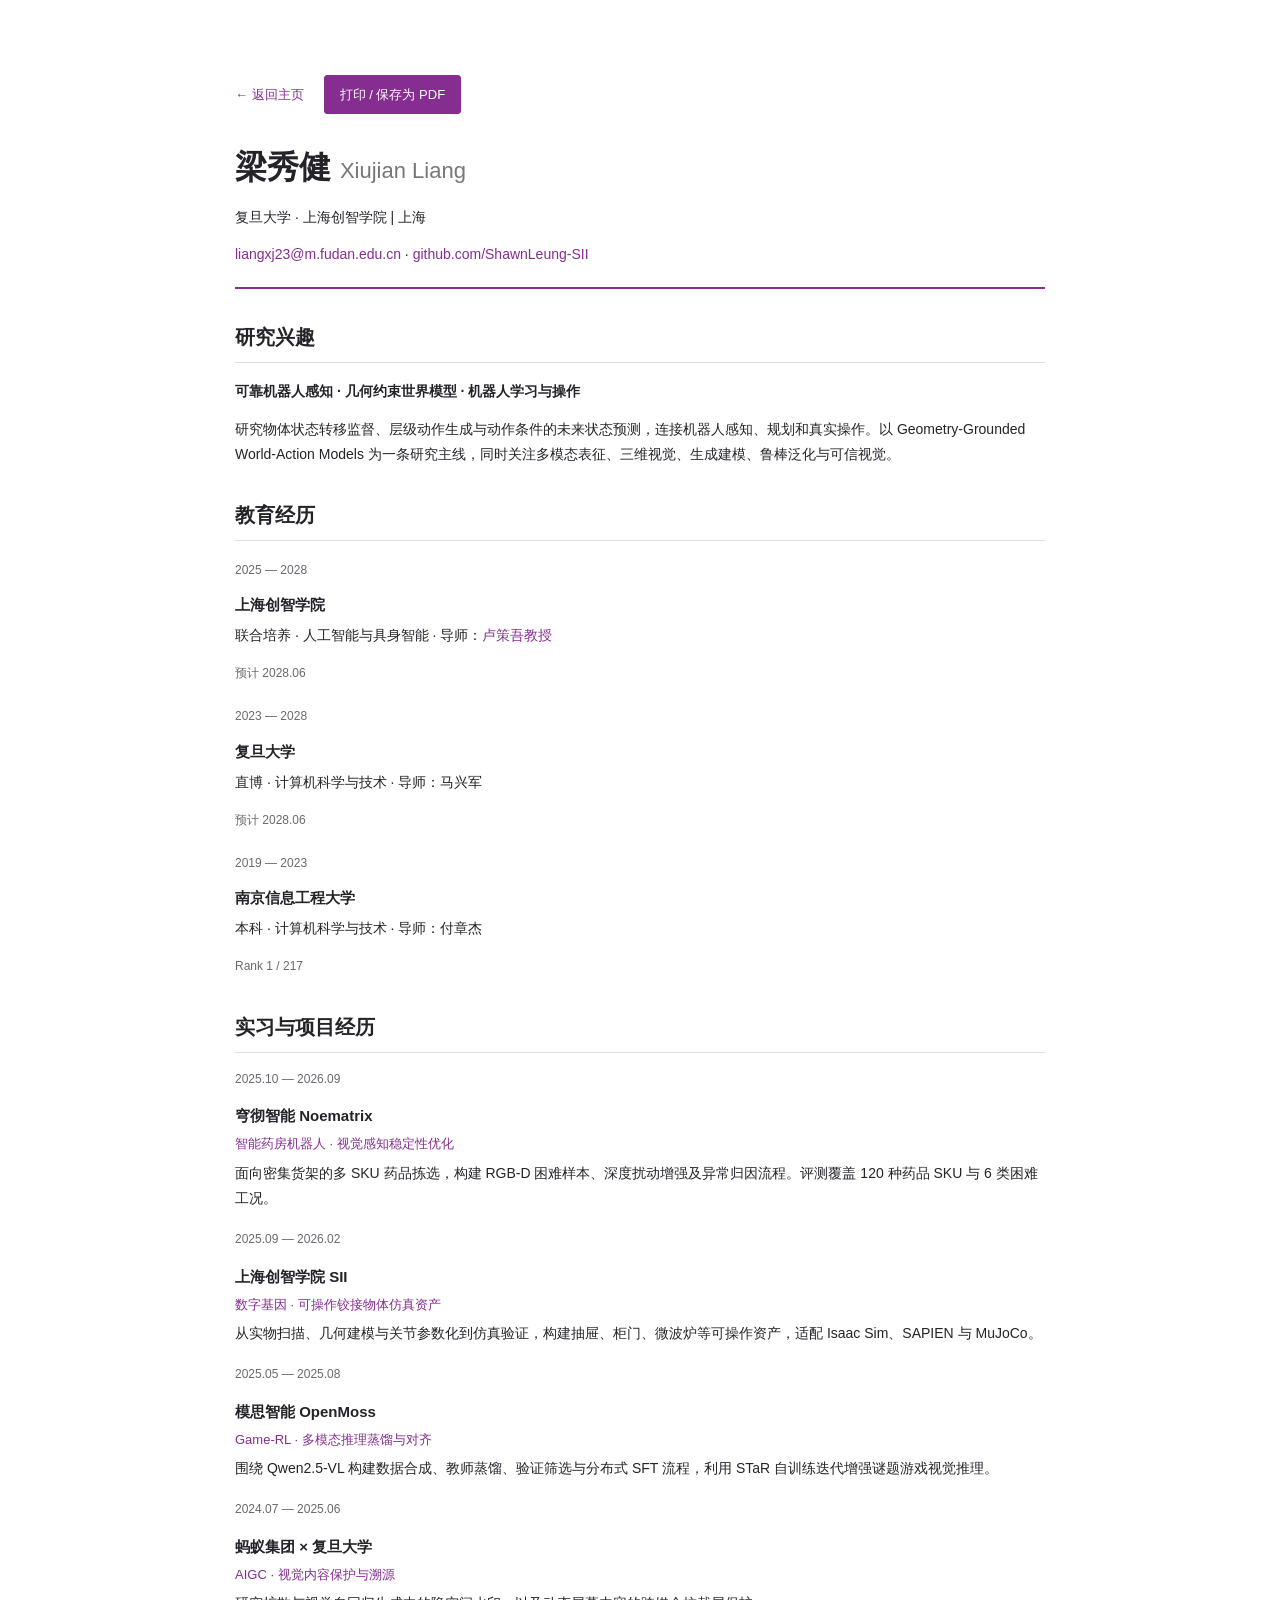
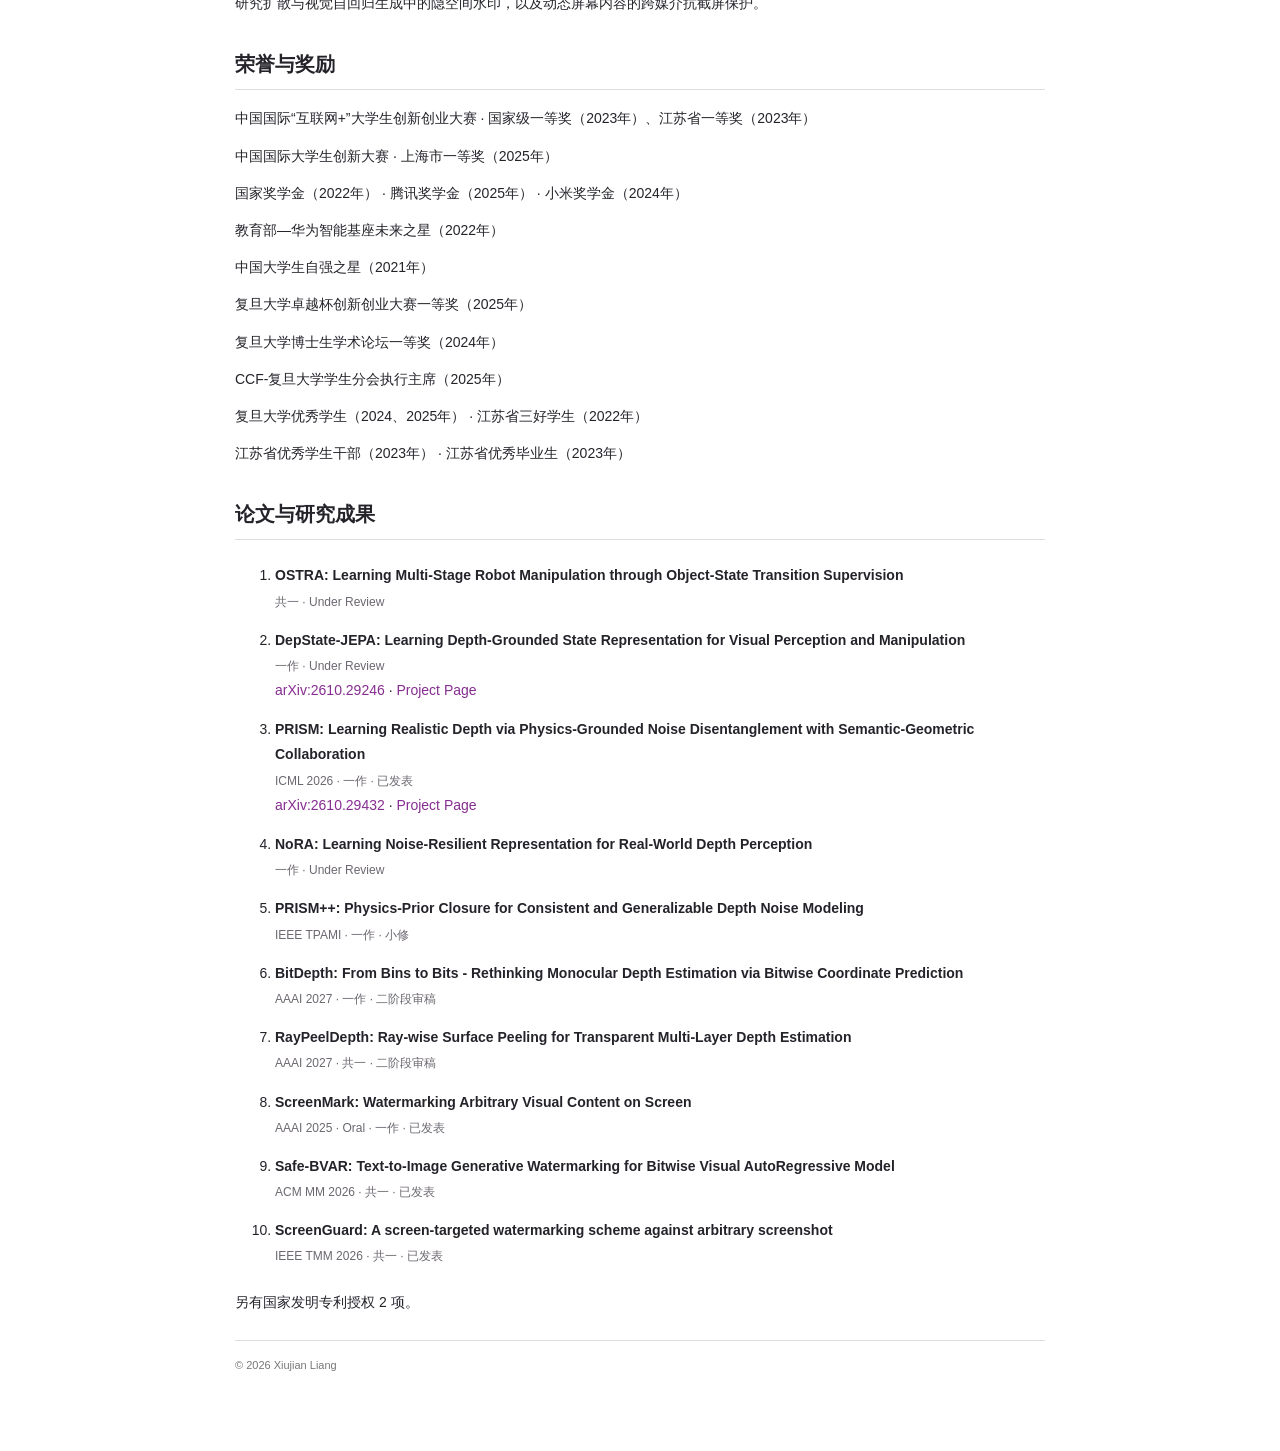
<file: cv.html>
<!doctype html><html lang="zh-CN"><head><meta charset="UTF-8"><meta name="viewport" content="width=device-width, initial-scale=1"><title>梁秀健 · 学术简历</title><style>
*{box-sizing:border-box}body{max-width:900px;padding:45px 45px;margin:30px auto;font:14px/1.8 -apple-system,BlinkMacSystemFont,"PingFang SC",Arial,sans-serif;color:#25232a;background:white}a{color:#862d91;text-decoration:none}header{border-bottom:2px solid #862d91;padding-bottom:20px;margin-bottom:30px}h1{font-size:32px;margin:0 0 8px}h1 span{font-size:22px;font-weight:400;color:#777}h2{font-size:20px;border-bottom:1px solid #ddd;padding-bottom:7px;margin:30px 0 16px}h3{font-size:15px;margin:9px 0 0}h4{font-size:13px;font-weight:500;margin:3px 0;color:#862d91}p{margin:5px 0 12px}.section-index,.honors-list>p>span{display:none}.date,.education-year,.degree,li span{color:#6c6770;font-size:12px}.education-list article,.timeline article{margin-bottom:18px;break-inside:avoid}li{padding:7px 0;break-inside:avoid}.honors-list strong{font-weight:400}.honors-list small{margin-left:12px}.toolbar{display:flex;gap:20px;align-items:center;padding-bottom:25px;font-size:13px}button{font:inherit;border:1px solid #862d91;background:#862d91;color:#fff;border-radius:3px;padding:7px 15px;cursor:pointer}footer{border-top:1px solid #ddd;margin-top:25px;padding-top:15px;color:#777;font-size:11px}@media(max-width:600px){body{margin:0;padding:25px}h1 span{display:block}}@media print{@page{size:A4;margin:17mm}body{max-width:none;margin:0;padding:0;font-size:10pt}.toolbar{display:none}h1{font-size:22pt}h2{font-size:14pt;break-after:avoid}h3{font-size:11pt}h4{font-size:10pt}a{color:inherit}section{break-before:auto}header{margin-bottom:15px}li{padding:4px 0}.education-list article,.timeline article{margin-bottom:12px}}</style></head><body><div class="toolbar"><a href="index.html">← 返回主页</a><button id="print">打印 / 保存为 PDF</button></div><header><h1>梁秀健 <span>Xiujian Liang</span></h1><p>复旦大学 · 上海创智学院 | 上海</p><a href="mailto:liangxj23@m.fudan.edu.cn">liangxj23@m.fudan.edu.cn</a> · <a href="https://github.com/ShawnLeung-SII">github.com/ShawnLeung-SII</a></header><section><h2>研究兴趣</h2><p><strong>可靠机器人感知 · 几何约束世界模型 · 机器人学习与操作</strong></p><p>研究物体状态转移监督、层级动作生成与动作条件的未来状态预测，连接机器人感知、规划和真实操作。以 Geometry-Grounded World-Action Models 为一条研究主线，同时关注多模态表征、三维视觉、生成建模、鲁棒泛化与可信视觉。</p></section><section id="education"><div class="section-heading"><h2 data-zh="教育经历" data-en="education">教育经历</h2><span class="section-index">04 / EDUCATION</span></div><div class="education-list"><article><span class="education-year">2025 — 2028</span><div><h3 data-zh="上海创智学院" data-en="Shanghai Innovation Institute">上海创智学院</h3><p data-zh="联合培养 · 人工智能与具身智能 · 导师：卢策吾" data-en="Joint training · AI & Embodied Intelligence · Advisor: Cewu Lu">联合培养 · 人工智能与具身智能 · 导师：<a href="https://www.sii.edu.cn/2026/0529/c94a1058/page.htm" target="_blank" rel="noopener noreferrer">卢策吾教授</a></p></div><span class="degree" data-zh="预计 2028.06" data-en="Expected Jun 2028">预计 2028.06</span></article><article><span class="education-year">2023 — 2028</span><div><h3 data-zh="复旦大学" data-en="Fudan University">复旦大学</h3><p data-zh="直博 · 计算机科学与技术 · 现由卢策吾教授指导" data-en="Ph.D. · Computer Science and Technology · Current advisor: Cewu Lu">直博 · 计算机科学与技术 · 导师：马兴军</p></div><span class="degree" data-zh="预计 2028.06" data-en="Expected Jun 2028">预计 2028.06</span></article><article><span class="education-year">2019 — 2023</span><div><h3 data-zh="南京信息工程大学" data-en="Nanjing University of Information Science and Technology">南京信息工程大学</h3><p data-zh="本科 · 计算机科学与技术 · 导师：付章杰" data-en="B.Sc. · Computer Science and Technology · Advisor: Zhangjie Fu">本科 · 计算机科学与技术 · 导师：付章杰</p></div><span class="degree">Rank 1 / 217</span></article></div></section><section id="experience"><div class="section-heading"><h2 data-zh="实习与项目经历" data-en="experience">实习与项目经历</h2><span class="section-index">03 / EXPERIENCE</span></div><div class="timeline">
<article><p class="date">2025.10 — 2026.09</p><div><h3 data-zh="穹彻智能 Noematrix" data-en="Noematrix">穹彻智能 Noematrix</h3><h4 data-zh="智能药房机器人 · 视觉感知稳定性优化" data-en="Robotic pharmacy · Robust visual perception">智能药房机器人 · 视觉感知稳定性优化</h4><p data-zh="面向密集货架的多 SKU 药品拣选，构建 RGB-D 困难样本、深度扰动增强及异常归因流程。评测覆盖 120 种药品 SKU 与 6 类困难工况。" data-en="Developed RGB-D hard-case datasets, depth perturbation augmentation and failure analysis for dense-shelf medicine picking, covering 120 SKUs and six challenging conditions.">面向密集货架的多 SKU 药品拣选，构建 RGB-D 困难样本、深度扰动增强及异常归因流程。评测覆盖 120 种药品 SKU 与 6 类困难工况。</p></div></article>
<article><p class="date">2025.09 — 2026.02</p><div><h3 data-zh="上海创智学院 SII" data-en="Shanghai Innovation Institute">上海创智学院 SII</h3><h4 data-zh="数字基因 · 可操作铰接物体仿真资产" data-en="Digital Gene · Articulated simulation assets">数字基因 · 可操作铰接物体仿真资产</h4><p data-zh="从实物扫描、几何建模与关节参数化到仿真验证，构建抽屉、柜门、微波炉等可操作资产，适配 Isaac Sim、SAPIEN 与 MuJoCo。" data-en="Built operable articulated assets for drawers, cabinet doors and microwaves through scanning, geometric modeling, joint parameterization and validation in Isaac Sim, SAPIEN and MuJoCo.">从实物扫描、几何建模与关节参数化到仿真验证，构建抽屉、柜门、微波炉等可操作资产，适配 Isaac Sim、SAPIEN 与 MuJoCo。</p></div></article>
<article><p class="date">2025.05 — 2025.08</p><div><h3 data-zh="模思智能 OpenMoss" data-en="OpenMoss">模思智能 OpenMoss</h3><h4 data-zh="Game-RL · 多模态推理蒸馏与对齐" data-en="Game-RL · Multimodal reasoning distillation">Game-RL · 多模态推理蒸馏与对齐</h4><p data-zh="围绕 Qwen2.5-VL 构建数据合成、教师蒸馏、验证筛选与分布式 SFT 流程，利用 STaR 自训练迭代增强谜题游戏视觉推理。" data-en="Built data synthesis, teacher distillation, verification and distributed SFT workflows around Qwen2.5-VL, with STaR self-training for visual reasoning in puzzle games.">围绕 Qwen2.5-VL 构建数据合成、教师蒸馏、验证筛选与分布式 SFT 流程，利用 STaR 自训练迭代增强谜题游戏视觉推理。</p></div></article>
<article><p class="date">2024.07 — 2025.06</p><div><h3 data-zh="蚂蚁集团 × 复旦大学" data-en="Ant Group × Fudan University">蚂蚁集团 × 复旦大学</h3><h4 data-zh="AIGC · 视觉内容保护与溯源" data-en="AIGC · Visual content protection & provenance">AIGC · 视觉内容保护与溯源</h4><p data-zh="研究扩散与视觉自回归生成中的隐空间水印，以及动态屏幕内容的跨媒介抗截屏保护。" data-en="Studied latent-space watermarking for diffusion and visual autoregressive generation, alongside screenshot-resilient protection for dynamic screen content.">研究扩散与视觉自回归生成中的隐空间水印，以及动态屏幕内容的跨媒介抗截屏保护。</p></div></article></div></section><section id="honors"><div class="section-heading"><h2 data-zh="荣誉与奖励" data-en="honors & awards">荣誉与奖励</h2><span class="section-index">05 / HONORS</span></div><div class="honors-list"><p><span>01</span><strong>中国国际“互联网+”大学生创新创业大赛 · 国家级一等奖（2023年）、江苏省一等奖（2023年）</strong></p><p><span>02</span><strong>中国国际大学生创新大赛 · 上海市一等奖（2025年）</strong></p><p><span>03</span><strong>国家奖学金（2022年） · 腾讯奖学金（2025年） · 小米奖学金（2024年）</strong></p><p><span>04</span><strong>教育部—华为智能基座未来之星（2022年）</strong></p><p><span>05</span><strong>中国大学生自强之星（2021年）</strong></p><p><span>06</span><strong>复旦大学卓越杯创新创业大赛一等奖（2025年）</strong></p><p><span>07</span><strong>复旦大学博士生学术论坛一等奖（2024年）</strong></p><p><span>08</span><strong>CCF-复旦大学学生分会执行主席（2025年）</strong></p><p><span>09</span><strong>复旦大学优秀学生（2024、2025年） · 江苏省三好学生（2022年）</strong></p><p><span>10</span><strong>江苏省优秀学生干部（2023年） · 江苏省优秀毕业生（2023年）</strong></p></div></section><section><h2>论文与研究成果</h2><ol><li><strong>OSTRA: Learning Multi-Stage Robot Manipulation through Object-State Transition Supervision</strong><br><span>共一 · Under Review</span></li><li><strong>DepState-JEPA: Learning Depth-Grounded State Representation for Visual Perception and Manipulation</strong><br><span>一作 · Under Review</span><br><a href="https://arxiv.org/abs/2610.29246" target="_blank" rel="noopener">arXiv:2610.29246</a> · <a href="https://shawnleung-sii.github.io/depstate-jepa/" target="_blank" rel="noopener">Project Page</a></li><li><strong>PRISM: Learning Realistic Depth via Physics-Grounded Noise Disentanglement with Semantic-Geometric Collaboration</strong><br><span>ICML 2026 · 一作 · 已发表</span><br><a href="https://arxiv.org/abs/2610.29432" target="_blank" rel="noopener">arXiv:2610.29432</a> · <a href="https://shawnleung-sii.github.io/prism-icml2026/" target="_blank" rel="noopener">Project Page</a></li><li><strong>NoRA: Learning Noise-Resilient Representation for Real-World Depth Perception</strong><br><span>一作 · Under Review</span></li><li><strong>PRISM++: Physics-Prior Closure for Consistent and Generalizable Depth Noise Modeling</strong><br><span>IEEE TPAMI · 一作 · 小修</span></li><li><strong>BitDepth: From Bins to Bits - Rethinking Monocular Depth Estimation via Bitwise Coordinate Prediction</strong><br><span>AAAI 2027 · 一作 · 二阶段审稿</span></li><li><strong>RayPeelDepth: Ray-wise Surface Peeling for Transparent Multi-Layer Depth Estimation</strong><br><span>AAAI 2027 · 共一 · 二阶段审稿</span></li><li><strong>ScreenMark: Watermarking Arbitrary Visual Content on Screen</strong><br><span>AAAI 2025 · Oral · 一作 · 已发表</span></li><li><strong>Safe-BVAR: Text-to-Image Generative Watermarking for Bitwise Visual AutoRegressive Model</strong><br><span>ACM MM 2026 · 共一 · 已发表</span></li><li><strong>ScreenGuard: A screen-targeted watermarking scheme against arbitrary screenshot</strong><br><span>IEEE TMM 2026 · 共一 · 已发表</span></li></ol><p>另有国家发明专利授权 2 项。</p></section><footer>© 2026 Xiujian Liang</footer><script>document.querySelector('#print').addEventListener('click',()=>window.print());</script></body></html>
</file>
